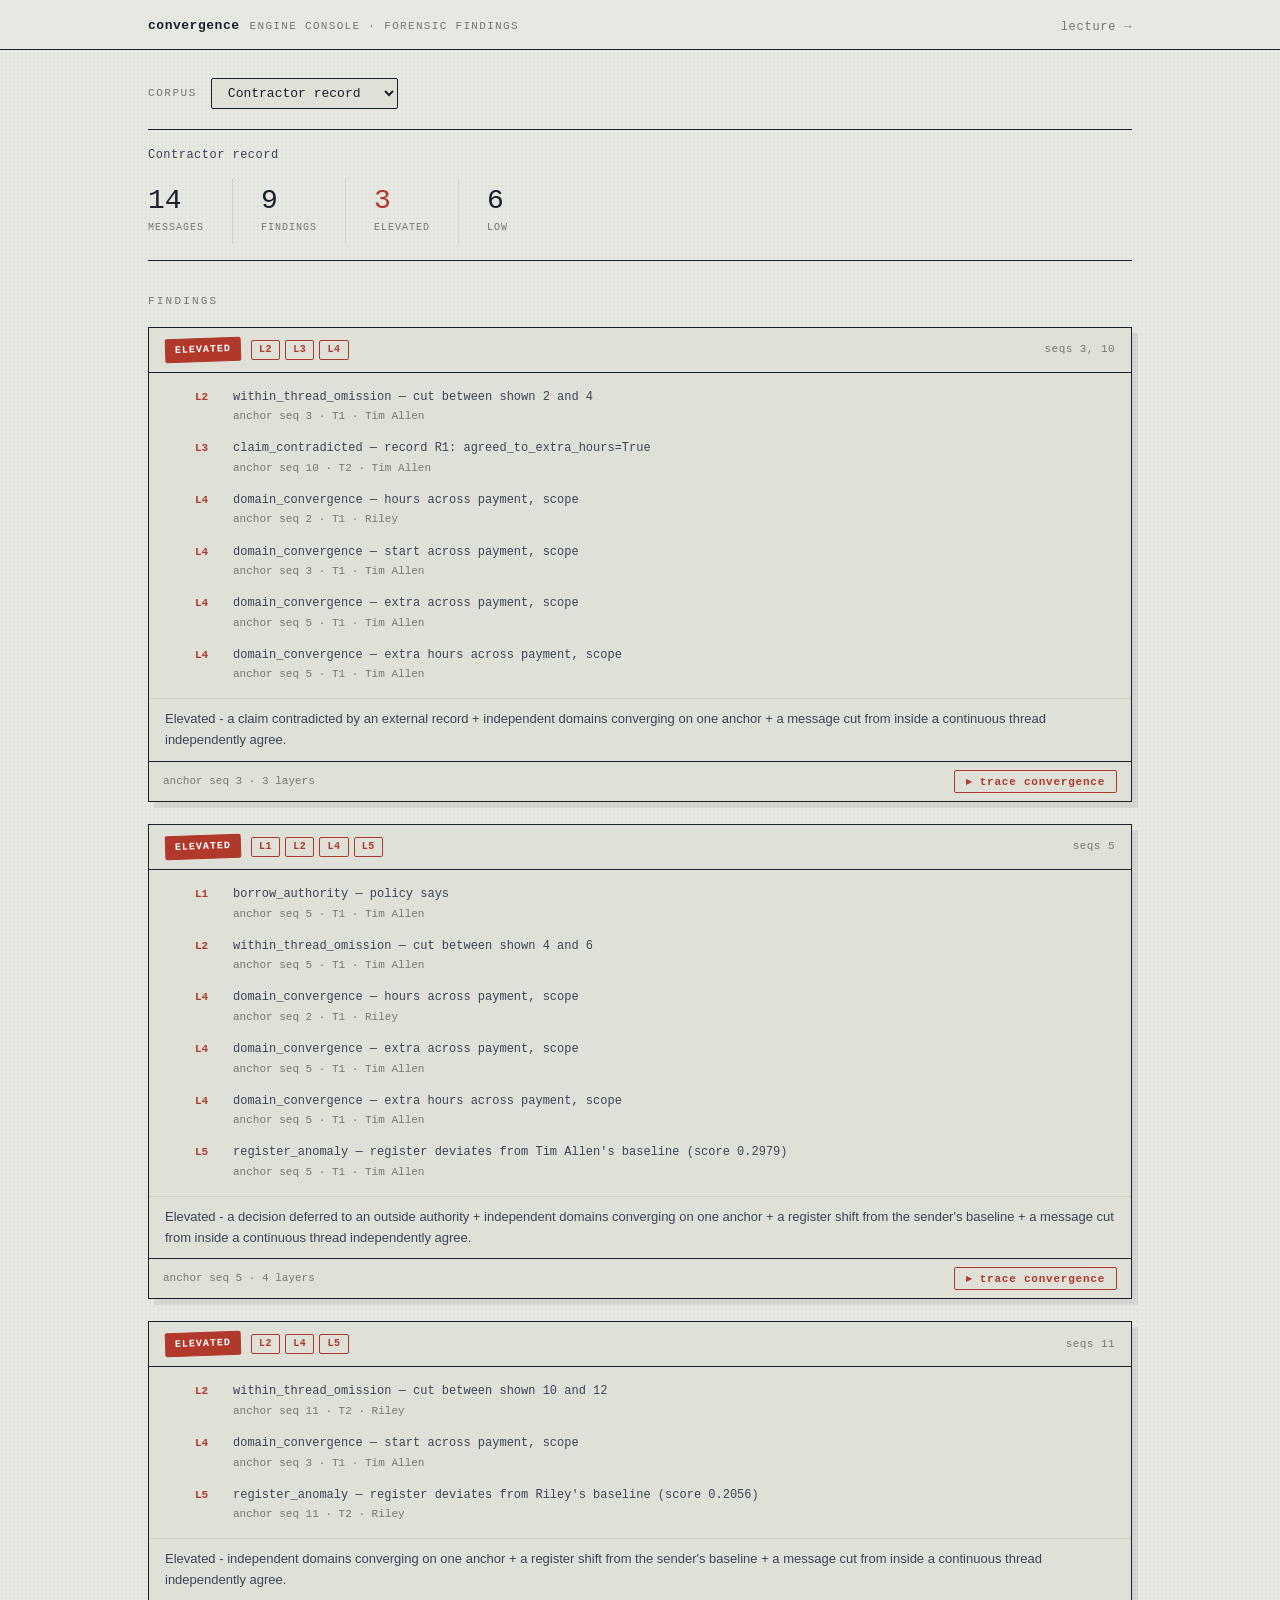
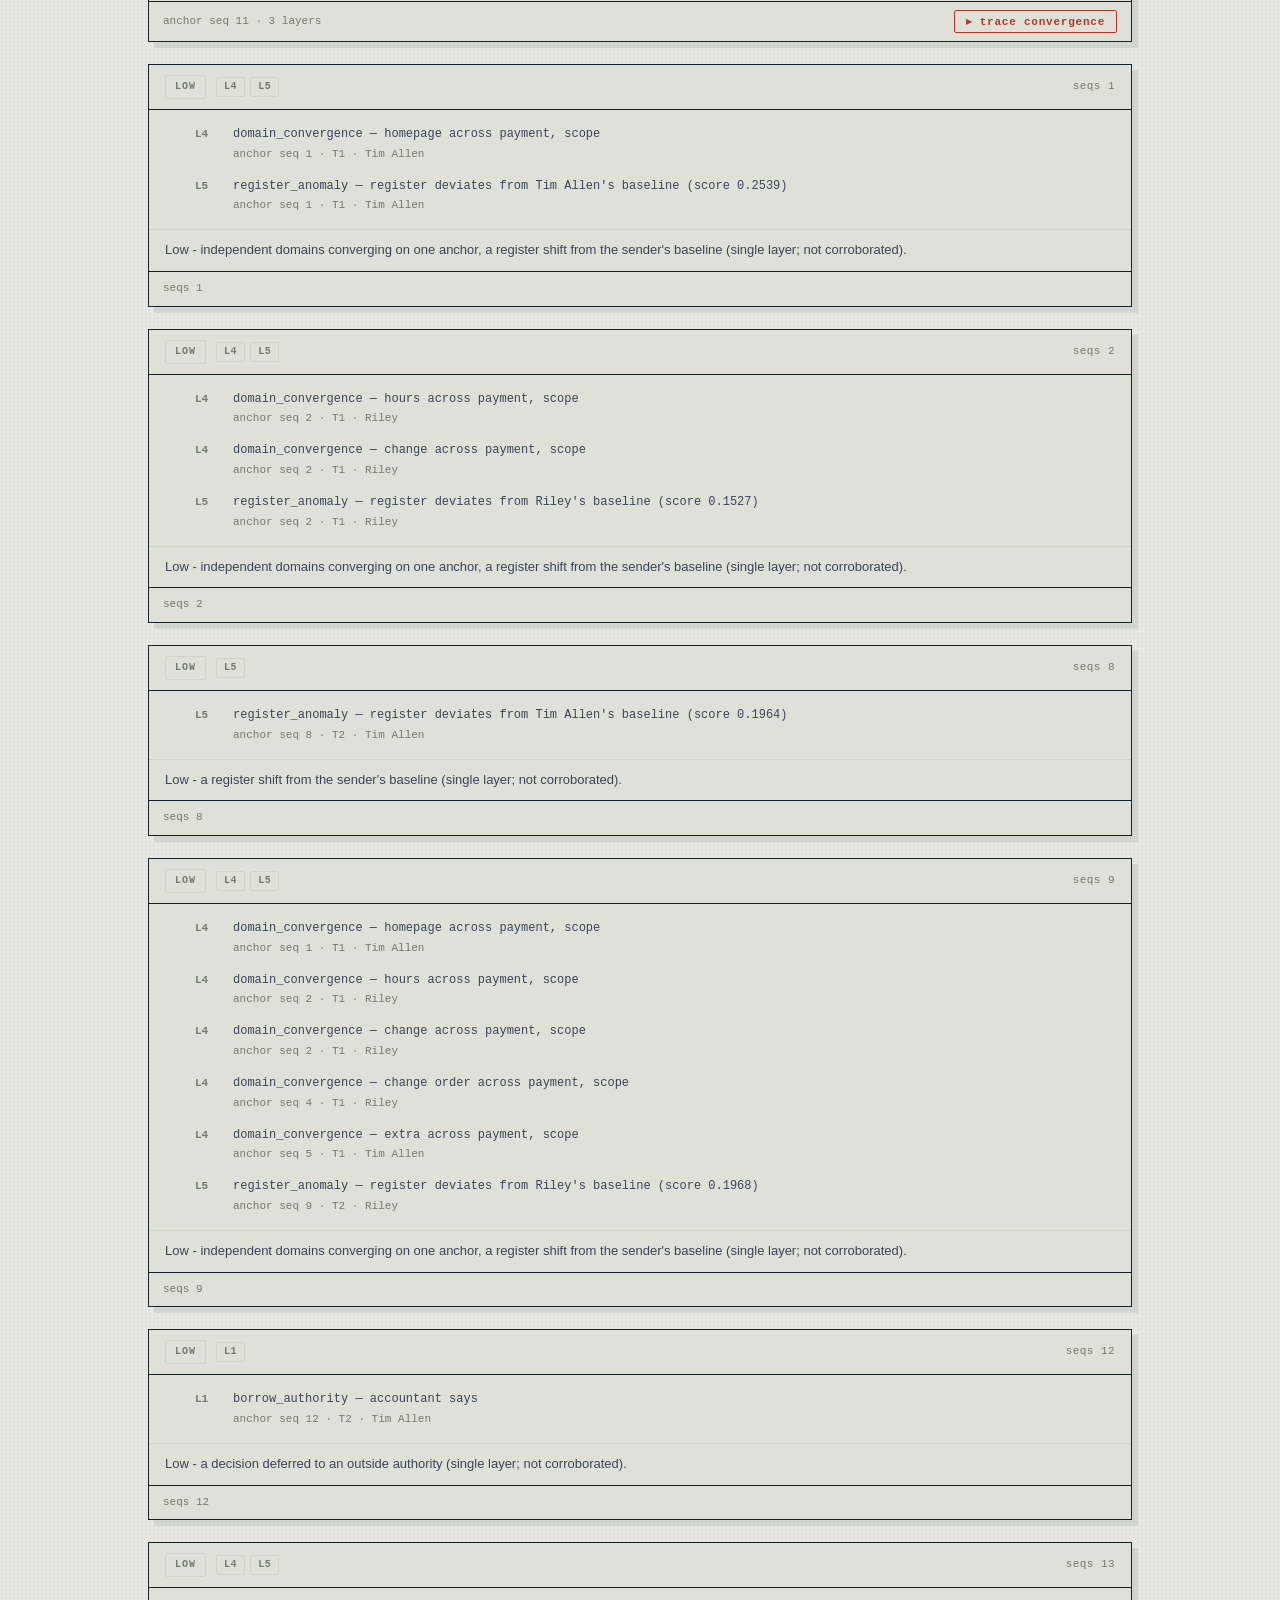
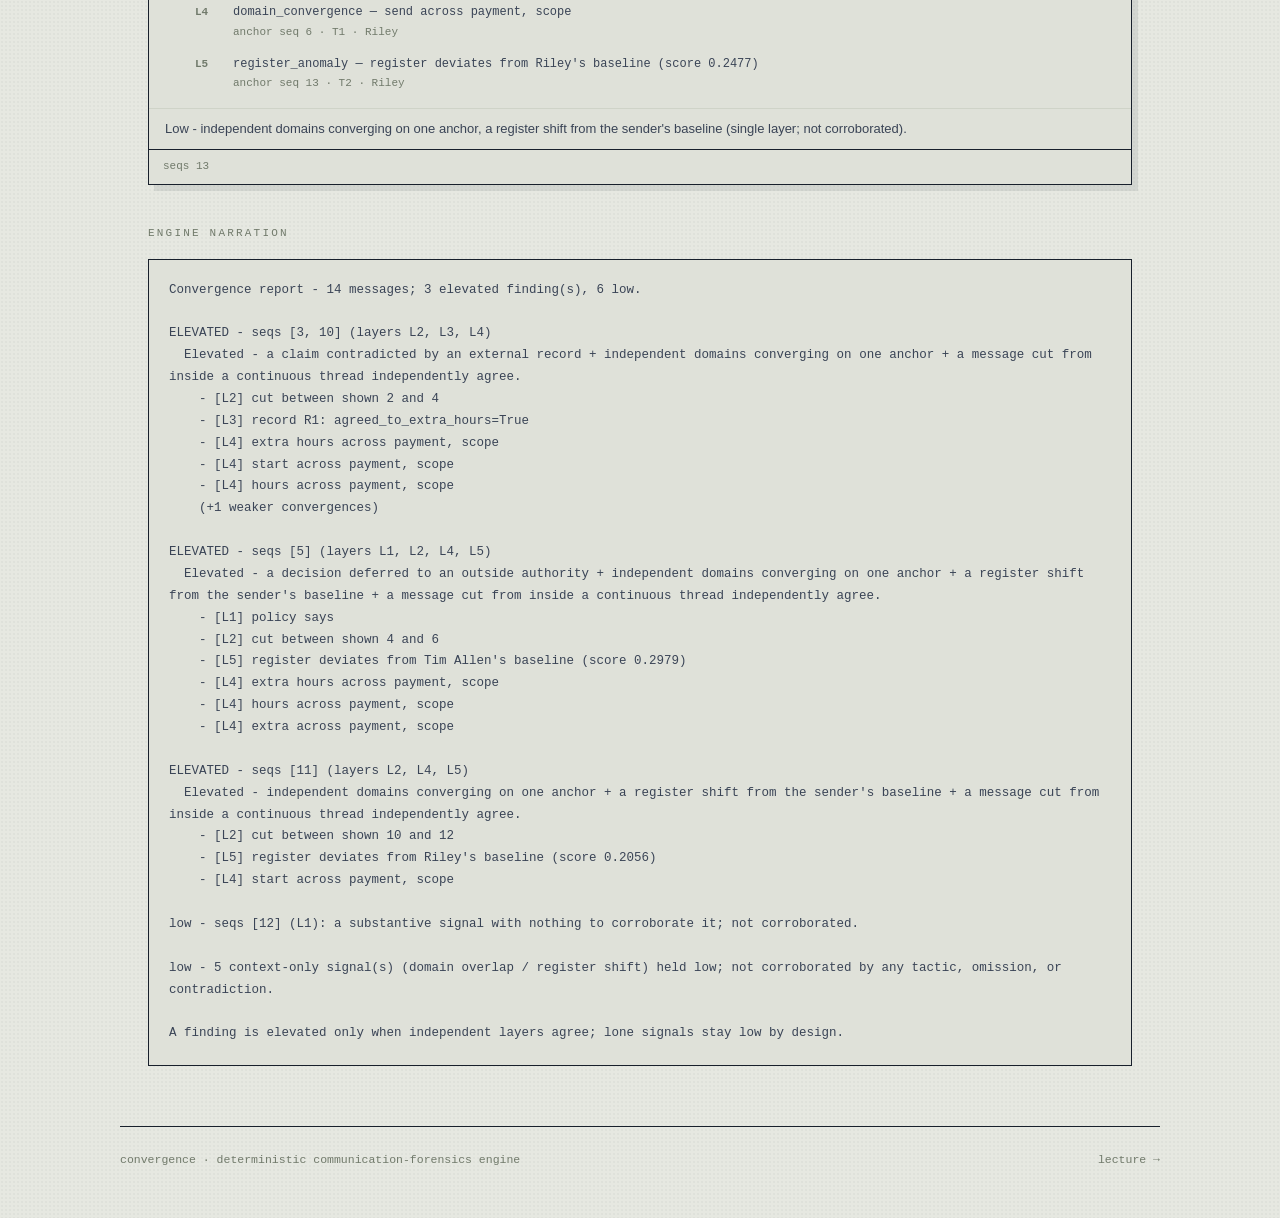
<file: web/site/engine.html>
<!DOCTYPE html>
<html lang="en">
<head>
  <meta charset="utf-8" />
  <meta name="viewport" content="width=device-width, initial-scale=1" />
  <title>convergence — engine console</title>
  <link rel="stylesheet" href="engine.css" />
</head>
<body>
  <div class="masthead">
    <div class="wrap">
      <div class="brand">
        <b>convergence</b>
        <span class="brand-sub">engine console · forensic findings</span>
      </div>
      <nav class="masthead-nav">
        <a href="index.html" class="nav-link">lecture →</a>
      </nav>
    </div>
  </div>

  <main class="wrap">
    <section class="picker-section">
      <label for="corpus-select" class="picker-label">Corpus</label>
      <select id="corpus-select" aria-label="corpus"></select>
    </section>

    <section id="corpus-summary" class="case-stamp" aria-live="polite"></section>

    <section class="findings-section">
      <div class="section-head">
        <span class="eyebrow">Findings</span>
      </div>
      <ol id="findings" class="findings-list" aria-label="Forensic findings"></ol>
    </section>

    <section class="narration-section">
      <div class="section-head">
        <span class="eyebrow">Engine narration</span>
      </div>
      <pre id="narration" class="narration-block"></pre>
    </section>
  </main>

  <footer class="site-footer wrap">
    <span>convergence · deterministic communication-forensics engine</span>
    <span><a href="index.html">lecture →</a></span>
  </footer>

  <script src="engine.js"></script>
</body>
</html>
</file>
<file: web/site/engine.css>
/* engine.css — archival-exhibit forensic console, fully self-contained */
:root {
  --paper: #e6e8e1;
  --paper-2: #dfe1d9;
  --edge: #cfd3c8;
  --ink: #18202c;
  --ink-2: #3a4456;
  --faint: #717a6b;
  --pen: #b0392b;
  --pen-dim: #8f3024;
  --mono: "SF Mono", ui-monospace, "Cascadia Code", "JetBrains Mono", Menlo, Consolas, monospace;
  --sans: -apple-system, BlinkMacSystemFont, "Segoe UI", Roboto, Helvetica, Arial, sans-serif;
}

*, *::before, *::after { box-sizing: border-box; margin: 0; padding: 0; }

html { scroll-behavior: smooth; }

body {
  background: var(--paper);
  color: var(--ink);
  font-family: var(--sans);
  line-height: 1.6;
  -webkit-font-smoothing: antialiased;
  background-image: radial-gradient(rgba(24, 32, 44, .035) 1px, transparent 1px);
  background-size: 4px 4px;
  /* scrolling console — no overflow:hidden */
}

:focus-visible { outline: 2px solid var(--pen); outline-offset: 3px; }

.wrap { max-width: 1040px; margin: 0 auto; padding: 0 28px; }

/* ---- masthead ---- */
.masthead {
  border-bottom: 1.5px solid var(--ink);
  background: var(--paper);
  position: sticky;
  top: 0;
  z-index: 10;
}
.masthead .wrap {
  display: flex;
  justify-content: space-between;
  align-items: flex-end;
  padding-top: 16px;
  padding-bottom: 12px;
  gap: 20px;
  flex-wrap: wrap;
}
.brand {
  font-family: var(--mono);
  font-size: 13px;
  letter-spacing: .04em;
  display: flex;
  align-items: baseline;
  gap: 10px;
}
.brand b { font-weight: 600; }
.brand-sub {
  color: var(--faint);
  font-size: 11px;
  letter-spacing: .12em;
  text-transform: uppercase;
}
.masthead-nav { font-family: var(--mono); font-size: 12px; }
.nav-link { color: var(--faint); text-decoration: none; letter-spacing: .06em; }
.nav-link:hover { color: var(--pen); }

/* ---- corpus picker ---- */
.picker-section {
  padding: 28px 0 0;
  display: flex;
  align-items: center;
  gap: 14px;
  flex-wrap: wrap;
}
.picker-label {
  font-family: var(--mono);
  font-size: 11px;
  letter-spacing: .14em;
  text-transform: uppercase;
  color: var(--faint);
}
#corpus-select {
  font-family: var(--mono);
  font-size: 13px;
  color: var(--ink);
  background: var(--paper-2);
  border: 1.5px solid var(--ink);
  padding: 6px 12px;
  border-radius: 2px;
  cursor: pointer;
  appearance: auto;
}
#corpus-select:focus-visible { outline: 2px solid var(--pen); outline-offset: 3px; }

/* ---- case stamp (summary stats) ---- */
.case-stamp {
  margin-top: 20px;
  padding: 16px 0;
  border-top: 1.5px solid var(--ink);
  border-bottom: 1.5px solid var(--ink);
}
.stamp-corpus-label {
  font-family: var(--mono);
  font-size: 12px;
  color: var(--ink-2);
  margin-bottom: 14px;
  letter-spacing: .04em;
}
.case-stamp-grid {
  display: flex;
  gap: 0;
  flex-wrap: wrap;
}
.stat-cell {
  padding: 8px 28px 8px 0;
  margin-right: 28px;
  border-right: 1px solid var(--edge);
}
.stat-cell:last-child { border-right: none; padding-right: 0; margin-right: 0; }
.stat-n {
  font-family: var(--mono);
  font-size: 28px;
  font-weight: 500;
  color: var(--ink);
  line-height: 1;
}
.stat-n.elevated { color: var(--pen); }
.stat-label {
  font-family: var(--mono);
  font-size: 10px;
  color: var(--faint);
  letter-spacing: .1em;
  text-transform: uppercase;
  margin-top: 5px;
}

/* ---- section heads ---- */
.findings-section { margin-top: 32px; }
.section-head {
  display: flex;
  align-items: center;
  gap: 12px;
  margin-bottom: 16px;
}
.eyebrow {
  font-family: var(--mono);
  font-size: 11px;
  letter-spacing: .2em;
  text-transform: uppercase;
  color: var(--faint);
}

/* ---- findings list ---- */
.findings-list {
  list-style: none;
  display: flex;
  flex-direction: column;
  gap: 22px;
}

/* ---- exhibit card ---- */
.exhibit-card {
  background: var(--paper-2);
  border: 1.5px solid var(--ink);
  box-shadow: 6px 6px 0 rgba(24, 32, 44, .09);
}

/* card header: badge + layer chips + seqs */
.card-head {
  display: flex;
  align-items: center;
  gap: 10px;
  flex-wrap: wrap;
  padding: 10px 16px;
  border-bottom: 1.5px solid var(--ink);
  font-family: var(--mono);
  font-size: 11px;
}

/* confidence badge */
.badge {
  font-size: 10px;
  font-weight: 600;
  letter-spacing: .1em;
  text-transform: uppercase;
  padding: 3px 9px;
  border-radius: 2px;
  border: 1.5px solid var(--pen);
  white-space: nowrap;
}
.badge.elevated {
  background: var(--pen);
  color: #fff;
  transform: rotate(-2deg);
}
.badge.low {
  background: transparent;
  color: var(--faint);
  border-color: var(--edge);
}

/* layer chips */
.layer-chips {
  display: flex;
  gap: 5px;
  flex-wrap: wrap;
}
.layer-chip {
  font-size: 10px;
  font-weight: 600;
  color: var(--pen);
  border: 1px solid var(--pen);
  padding: 1px 7px;
  border-radius: 2px;
  letter-spacing: .06em;
}
.layer-chip.low-conf {
  color: var(--faint);
  border-color: var(--edge);
}

.card-seqs {
  color: var(--faint);
  font-size: 11px;
  letter-spacing: .04em;
  margin-left: auto;
}

/* ---- card body: signal rows ---- */
.card-body {
  position: relative;
  padding: 8px 0;
}

/* convergence trace overlay — positioned inside card-body */
.trace-rail {
  position: absolute;
  left: 21px;
  width: 2px;
  background: var(--pen);
  top: 0;
  height: 0;
  opacity: 0;
  transition: opacity .3s, height .35s, top .35s;
  z-index: 2;
}
.layer-node {
  position: absolute;
  left: 14px;
  width: 16px;
  height: 16px;
  border-radius: 50%;
  border: 2px solid var(--pen);
  background: var(--paper-2);
  display: flex;
  align-items: center;
  justify-content: center;
  font-family: var(--mono);
  font-size: 7px;
  font-weight: 600;
  color: var(--pen);
  opacity: 0;
  transform: scale(.4);
  transition: opacity .3s, transform .3s;
  z-index: 3;
  pointer-events: none;
  user-select: none;
}
.layer-node.anchor {
  border-radius: 2px;
  transform: rotate(45deg) scale(.4);
  background: var(--pen);
  color: #fff;
}

/* tracing state on the card */
.exhibit-card.tracing .trace-rail {
  opacity: 1;
}
.exhibit-card.tracing .layer-node {
  opacity: 1;
  transform: scale(1);
}
.exhibit-card.tracing .layer-node.anchor {
  transform: rotate(45deg) scale(1);
}
.exhibit-card.tracing .signal-row:not(.on) {
  opacity: .3;
}
.exhibit-card.tracing .signal-row.on {
  box-shadow: inset 3px 0 0 var(--pen);
}

/* signal row layout */
.signal-row {
  display: grid;
  grid-template-columns: 30px 1fr;
  gap: 8px;
  padding: 7px 16px 7px 46px;
  font-size: 12.5px;
  transition: opacity .25s, box-shadow .15s;
}
.signal-layer-id {
  font-family: var(--mono);
  font-size: 11px;
  color: var(--pen);
  font-weight: 600;
  padding-top: 1px;
}
.signal-layer-id.low-conf { color: var(--faint); }
.signal-detail {
  color: var(--ink-2);
  font-family: var(--mono);
  font-size: 12px;
  line-height: 1.55;
}
.signal-meta {
  display: block;
  font-size: 11px;
  color: var(--faint);
  margin-top: 2px;
}

/* convergence legend (revealed on trace) */
.conv-legend {
  overflow: hidden;
  max-height: 0;
  opacity: 0;
  transition: max-height .35s, opacity .35s;
  border-top: 0 solid var(--ink);
  font-family: var(--mono);
  font-size: 11.5px;
  color: var(--ink-2);
}
.conv-legend.show {
  max-height: 120px;
  opacity: 1;
  border-top: 1.5px solid var(--ink);
}
.conv-legend .in {
  padding: 10px 16px;
  line-height: 1.85;
}
.conv-legend .hl { color: var(--pen); font-weight: 600; }

/* card summary text */
.card-summary {
  padding: 10px 16px;
  border-top: 1px solid var(--edge);
  font-size: 13px;
  color: var(--ink-2);
  line-height: 1.6;
}

/* card footer */
.card-foot {
  border-top: 1.5px solid var(--ink);
  padding: 8px 14px;
  display: flex;
  justify-content: space-between;
  align-items: center;
  font-family: var(--mono);
  font-size: 11px;
  color: var(--faint);
}
.trace-btn {
  font-family: var(--mono);
  font-size: 11px;
  font-weight: 600;
  letter-spacing: .07em;
  color: var(--pen);
  background: transparent;
  border: 1.5px solid var(--pen);
  padding: 4px 11px;
  border-radius: 2px;
  cursor: pointer;
  transition: background .16s, color .16s;
}
.trace-btn:hover { background: var(--pen); color: #fff; }
.trace-btn[aria-pressed="true"] { background: var(--pen); color: #fff; }

/* ---- narration panel ---- */
.narration-section { margin-top: 40px; margin-bottom: 60px; }
.narration-block {
  background: var(--paper-2);
  border: 1.5px solid var(--ink);
  padding: 20px;
  font-family: var(--mono);
  font-size: 12.5px;
  color: var(--ink-2);
  line-height: 1.75;
  white-space: pre-wrap;
  word-break: break-word;
}

/* ---- site footer ---- */
.site-footer {
  border-top: 1.5px solid var(--ink);
  padding: 24px 0 48px;
  font-family: var(--mono);
  font-size: 11.5px;
  color: var(--faint);
  display: flex;
  justify-content: space-between;
  flex-wrap: wrap;
  gap: 12px;
}
.site-footer a { color: var(--faint); text-decoration: none; }
.site-footer a:hover { color: var(--pen); }

/* ---- responsive ---- */
@media (max-width: 640px) {
  .brand-sub { display: none; }
  .card-head { gap: 8px; }
  .card-seqs { margin-left: 0; width: 100%; }
  .stat-cell { border-right: none; padding-right: 0; margin-right: 16px; }
}

/* ---- reduced motion ---- */
@media (prefers-reduced-motion: reduce) {
  *, *::before, *::after {
    transition: none !important;
    animation: none !important;
    scroll-behavior: auto !important;
  }
}
</file>
